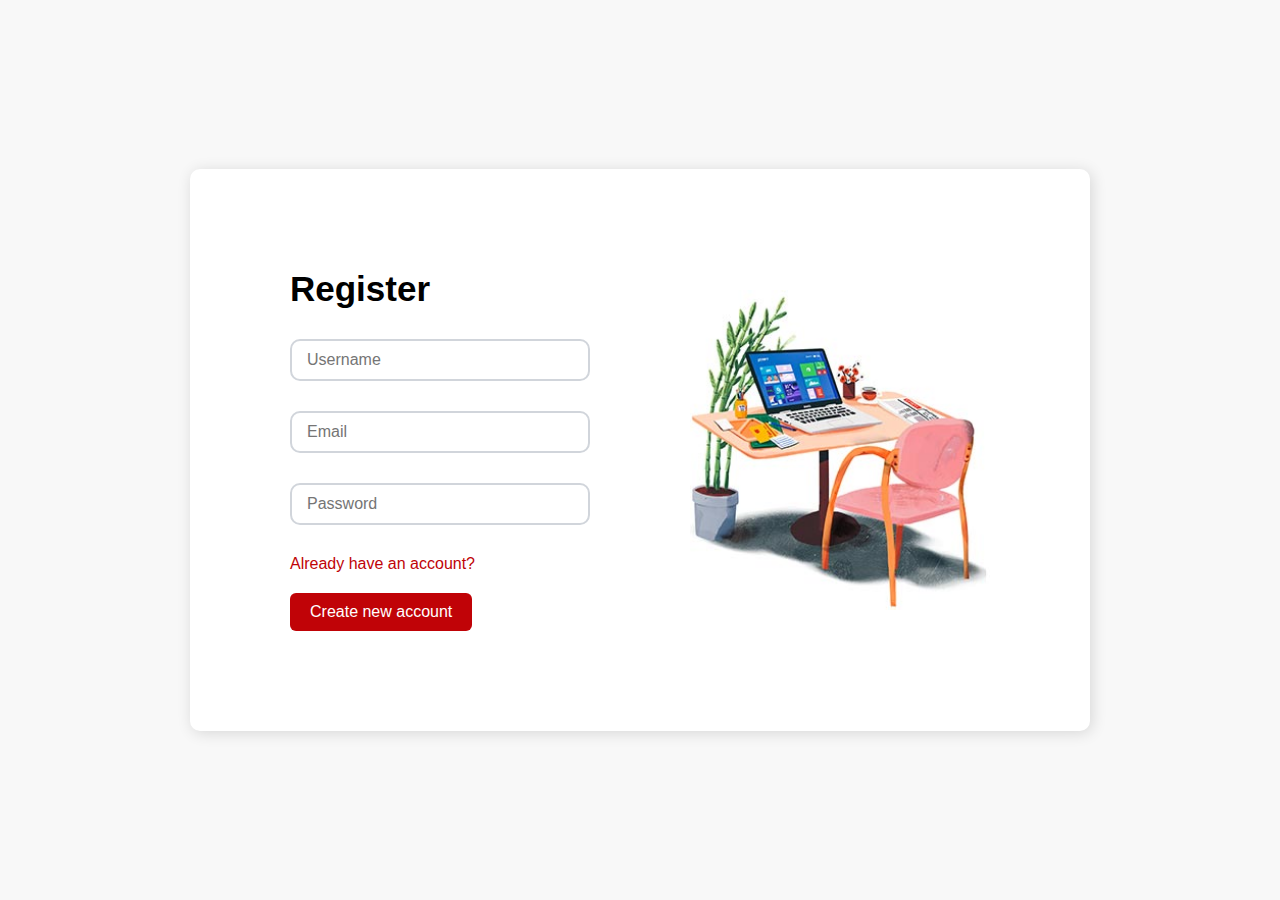
<file: Mindx-Store/html/register.html>
<!DOCTYPE html>
<html lang="en">

<head>
  <meta charset="UTF-8">
  <meta name="viewport" content="width=device-width, initial-scale=1.0">
  <title>Register</title>
  <link rel="stylesheet" href="../style/account.css">
</head>

<body>
  <div class="account-box">
    <div>
      <h2>Register</h2>
      <form>
        <div class="user-box">
          <input id="username" type="text" name="" required placeholder="Username">
        </div>
        <div class="user-box">
          <input id="email" type="email" name="" required placeholder="Email">
        </div>
        <div class="user-box">
          <input id="password" type="password" name="" required placeholder="Password">
        </div>
        <a class="account" href="./login.html">Already have an account?</a>
        <button type="submit">Create new account</button>
      </form>
    </div>
    <img src="../assets/signup-image.jpg" alt="Not Found">
  </div>

  <script src="../scripts/register.js"></script>
</body>

</html>
</file>
<file: Mindx-Store/style/account.css>
* {
  margin: 0px;
  padding: 0px;
  box-sizing: border-box;
}

body {
  min-height: 100vh;
  background: #f8f8f8;
  font-family: Arial, Helvetica, sans-serif;
  color: #000;
}

.account-box {
  position: absolute;
  top: 50%;
  left: 50%;
  width: 95vw;
  max-width: 900px;
  padding: 100px;
  transform: translate(-50%, -50%);
  background: white;
  box-shadow: 2px 2px 15px #00000023;
  border-radius: 10px;
  display: flex;
  align-items: center;
  gap: 100px
}

.account-box>* {
  flex: 1;
}

.account-box h2 {
  margin: 0 0 30px;
  padding: 0px;
  font-size: 35px;
}

.account-box .user-box input {
  width: 100%;
  padding: 10px 15px;
  font-size: 16px;
  margin-bottom: 30px;
  border: 2px solid #d1d5db;
  border-radius: 10px;
  outline: none;
  background: transparent;
  transition: 0.3s;
}

.account-box .user-box input:focus {
  border: 2px solid #c00307;
}

.account-box form button {
  padding: 10px 20px;
  background: #c00307;
  color: #fff;
  border-radius: 6px;
  font-size: 16px;
  transition: 0.3s;
  margin-top: 20px;
  border: none;
  cursor: pointer;
}

.account-box form button:hover {
  background: #c00306c6;
}

.account {
  text-decoration: none;
  color: #c00307;
}

.account:hover {
  text-decoration: underline;
}
</file>
